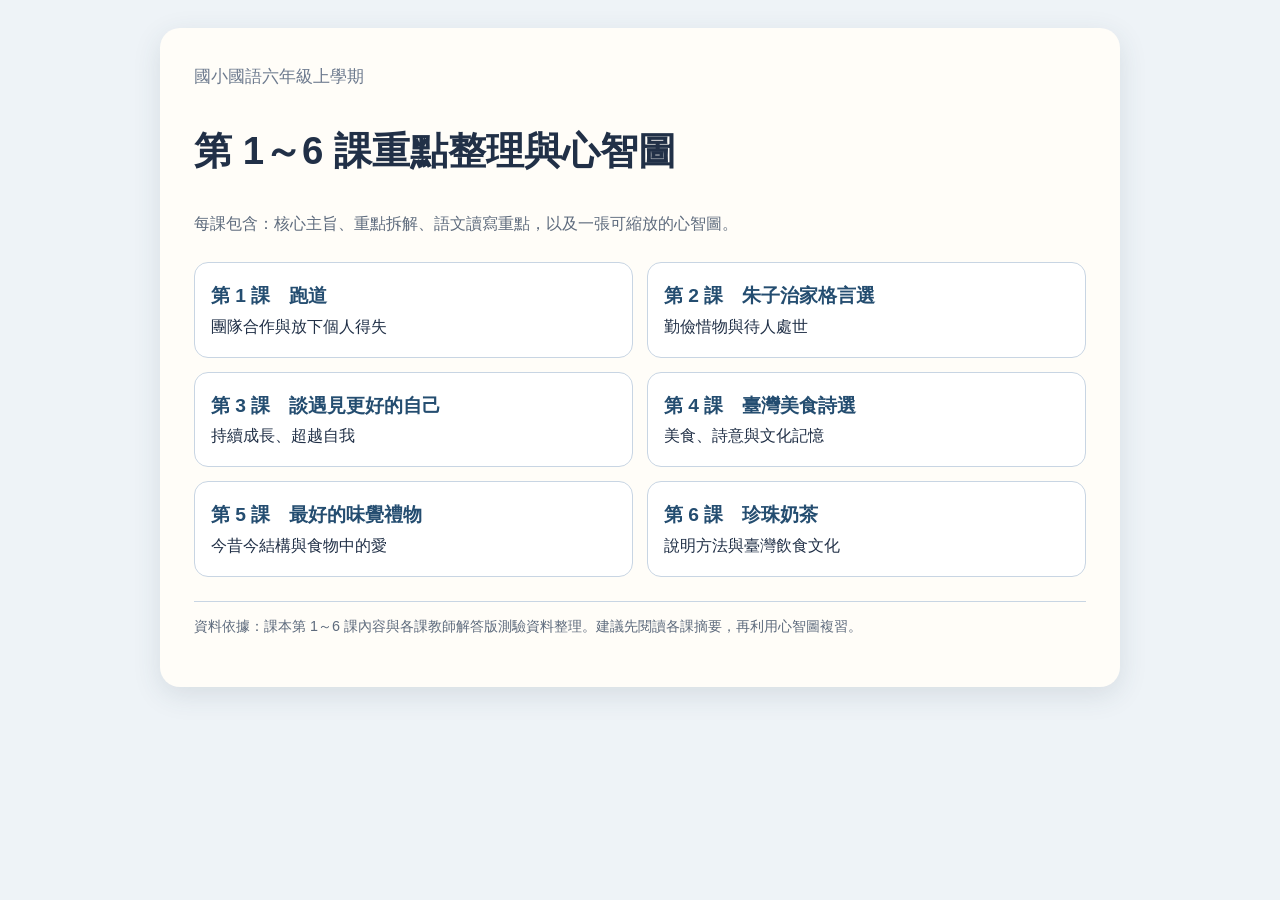
<file: index.html>
<!doctype html><html lang="zh-Hant"><head><meta charset="utf-8"><title>國語六上第 1～6 課重點整理</title><link rel="stylesheet" href="style.css"></head><body><main class="page home"><div class="lesson">國小國語六年級上學期</div><h1>第 1～6 課重點整理與心智圖</h1><p class="subtitle">每課包含：核心主旨、重點拆解、語文讀寫重點，以及一張可縮放的心智圖。</p><div class="toc"><a href="L1_跑道/L1_跑道.html"><strong>第 1 課　跑道</strong><span>團隊合作與放下個人得失</span></a><a href="L2_朱子治家格言選/L2_朱子治家格言選.html"><strong>第 2 課　朱子治家格言選</strong><span>勤儉惜物與待人處世</span></a><a href="L3_談遇見更好的自己/L3_談遇見更好的自己.html"><strong>第 3 課　談遇見更好的自己</strong><span>持續成長、超越自我</span></a><a href="L4_臺灣美食詩選/L4_臺灣美食詩選.html"><strong>第 4 課　臺灣美食詩選</strong><span>美食、詩意與文化記憶</span></a><a href="L5_最好的味覺禮物/L5_最好的味覺禮物.html"><strong>第 5 課　最好的味覺禮物</strong><span>今昔今結構與食物中的愛</span></a><a href="L6_珍珠奶茶/L6_珍珠奶茶.html"><strong>第 6 課　珍珠奶茶</strong><span>說明方法與臺灣飲食文化</span></a></div><p class="footer">資料依據：課本第 1～6 課內容與各課教師解答版測驗資料整理。建議先閱讀各課摘要，再利用心智圖複習。</p></main></body></html>
</file>
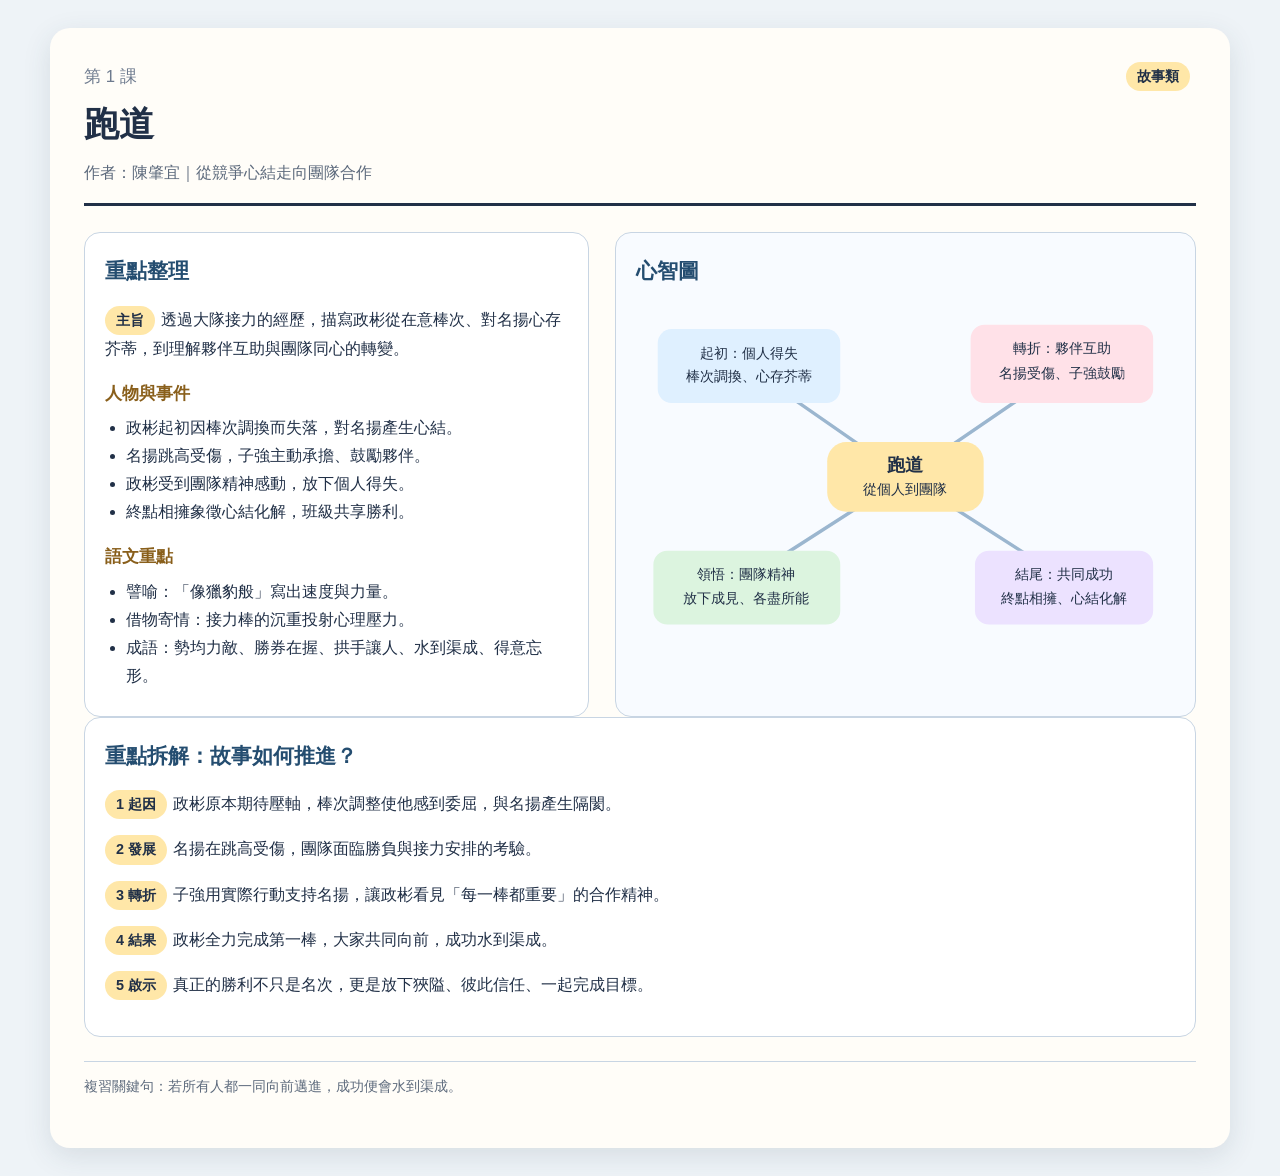
<file: L1_跑道/L1_跑道.html>
<!doctype html><html lang="zh-Hant"><head><meta charset="utf-8"><title>第 1 課 跑道</title><link rel="stylesheet" href="../style.css"></head><body><main class="page"><header class="top"><div><div class="lesson">第 1 課</div><h1 class="title">跑道</h1><p class="subtitle">作者：陳肇宜｜從競爭心結走向團隊合作</p></div><span class="badge">故事類</span></header><div class="grid"><section class="card"><h2>重點整理</h2><p><span class="badge">主旨</span>透過大隊接力的經歷，描寫政彬從在意棒次、對名揚心存芥蒂，到理解夥伴互助與團隊同心的轉變。</p><h3>人物與事件</h3><ul><li>政彬起初因棒次調換而失落，對名揚產生心結。</li><li>名揚跳高受傷，子強主動承擔、鼓勵夥伴。</li><li>政彬受到團隊精神感動，放下個人得失。</li><li>終點相擁象徵心結化解，班級共享勝利。</li></ul><h3>語文重點</h3><ul><li>譬喻：「像獵豹般」寫出速度與力量。</li><li>借物寄情：接力棒的沉重投射心理壓力。</li><li>成語：勢均力敵、勝券在握、拱手讓人、水到渠成、得意忘形。</li></ul></section><section class="card mind"><h2>心智圖</h2><svg viewBox="0 0 620 430" role="img" aria-label="跑道心智圖"><path d="M310 215L130 90M310 215L500 85M310 215L115 340M310 215L505 340" stroke="#9bb6cf" stroke-width="4" fill="none"/><rect x="220" y="175" width="180" height="80" rx="22" fill="#ffe7a8"/><text x="310" y="208" text-anchor="middle" class="center">跑道</text><text x="310" y="235" text-anchor="middle" class="node">從個人到團隊</text><rect x="25" y="45" width="210" height="85" rx="16" fill="#dff0ff"/><text x="130" y="78" text-anchor="middle" class="node">起初：個人得失</text><text x="130" y="105" text-anchor="middle" class="node">棒次調換、心存芥蒂</text><rect x="385" y="40" width="210" height="90" rx="16" fill="#ffe1e8"/><text x="490" y="73" text-anchor="middle" class="node">轉折：夥伴互助</text><text x="490" y="101" text-anchor="middle" class="node">名揚受傷、子強鼓勵</text><rect x="20" y="300" width="215" height="85" rx="16" fill="#dcf4df"/><text x="127" y="333" text-anchor="middle" class="node">領悟：團隊精神</text><text x="127" y="360" text-anchor="middle" class="node">放下成見、各盡所能</text><rect x="390" y="300" width="205" height="85" rx="16" fill="#ece2ff"/><text x="492" y="333" text-anchor="middle" class="node">結尾：共同成功</text><text x="492" y="360" text-anchor="middle" class="node">終點相擁、心結化解</text></svg></section></div><section class="card"><h2>重點拆解：故事如何推進？</h2><p><span class="badge">1 起因</span>政彬原本期待壓軸，棒次調整使他感到委屈，與名揚產生隔閡。</p><p><span class="badge">2 發展</span>名揚在跳高受傷，團隊面臨勝負與接力安排的考驗。</p><p><span class="badge">3 轉折</span>子強用實際行動支持名揚，讓政彬看見「每一棒都重要」的合作精神。</p><p><span class="badge">4 結果</span>政彬全力完成第一棒，大家共同向前，成功水到渠成。</p><p><span class="badge">5 啟示</span>真正的勝利不只是名次，更是放下狹隘、彼此信任、一起完成目標。</p></section><p class="footer">複習關鍵句：若所有人都一同向前邁進，成功便會水到渠成。</p></main></body></html>
</file>
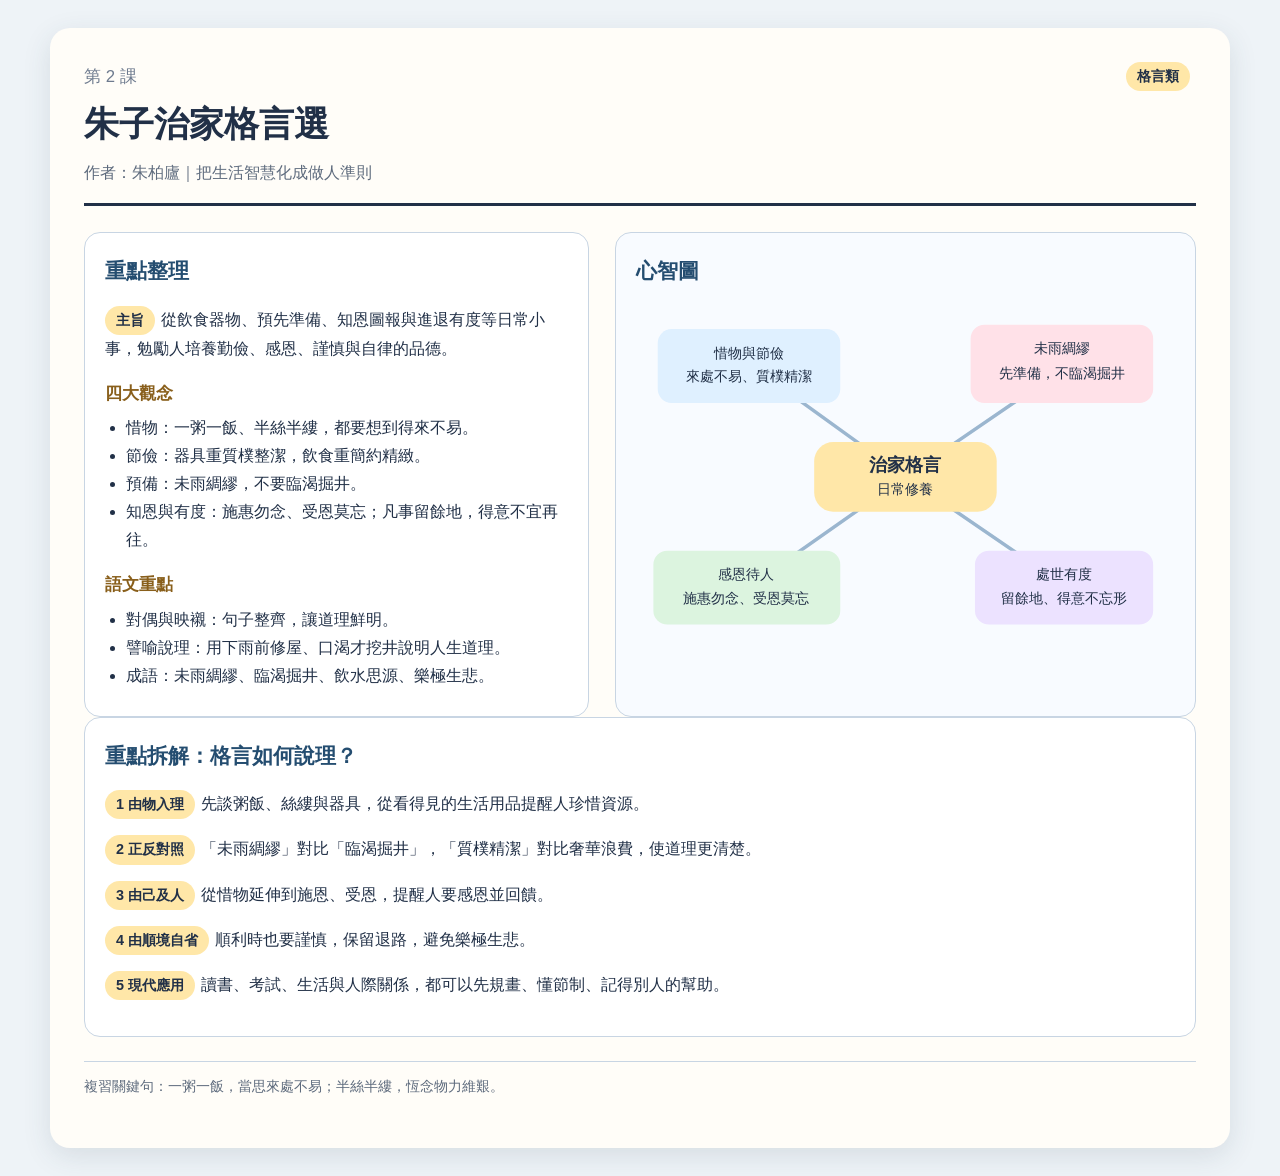
<file: L2_朱子治家格言選/L2_朱子治家格言選.html>
<!doctype html><html lang="zh-Hant"><head><meta charset="utf-8"><title>第 2 課 朱子治家格言選</title><link rel="stylesheet" href="../style.css"></head><body><main class="page"><header class="top"><div><div class="lesson">第 2 課</div><h1 class="title">朱子治家格言選</h1><p class="subtitle">作者：朱柏廬｜把生活智慧化成做人準則</p></div><span class="badge">格言類</span></header><div class="grid"><section class="card"><h2>重點整理</h2><p><span class="badge">主旨</span>從飲食器物、預先準備、知恩圖報與進退有度等日常小事，勉勵人培養勤儉、感恩、謹慎與自律的品德。</p><h3>四大觀念</h3><ul><li>惜物：一粥一飯、半絲半縷，都要想到得來不易。</li><li>節儉：器具重質樸整潔，飲食重簡約精緻。</li><li>預備：未雨綢繆，不要臨渴掘井。</li><li>知恩與有度：施惠勿念、受恩莫忘；凡事留餘地，得意不宜再往。</li></ul><h3>語文重點</h3><ul><li>對偶與映襯：句子整齊，讓道理鮮明。</li><li>譬喻說理：用下雨前修屋、口渴才挖井說明人生道理。</li><li>成語：未雨綢繆、臨渴掘井、飲水思源、樂極生悲。</li></ul></section><section class="card mind"><h2>心智圖</h2><svg viewBox="0 0 620 430" role="img" aria-label="朱子治家格言選心智圖"><path d="M310 215L130 85M310 215L500 85M310 215L125 345M310 215L500 345" stroke="#9bb6cf" stroke-width="4" fill="none"/><rect x="205" y="175" width="210" height="80" rx="22" fill="#ffe7a8"/><text x="310" y="208" text-anchor="middle" class="center">治家格言</text><text x="310" y="235" text-anchor="middle" class="node">日常修養</text><rect x="25" y="45" width="210" height="85" rx="16" fill="#dff0ff"/><text x="130" y="78" text-anchor="middle" class="node">惜物與節儉</text><text x="130" y="105" text-anchor="middle" class="node">來處不易、質樸精潔</text><rect x="385" y="40" width="210" height="90" rx="16" fill="#ffe1e8"/><text x="490" y="73" text-anchor="middle" class="node">未雨綢繆</text><text x="490" y="101" text-anchor="middle" class="node">先準備，不臨渴掘井</text><rect x="20" y="300" width="215" height="85" rx="16" fill="#dcf4df"/><text x="127" y="333" text-anchor="middle" class="node">感恩待人</text><text x="127" y="360" text-anchor="middle" class="node">施惠勿念、受恩莫忘</text><rect x="390" y="300" width="205" height="85" rx="16" fill="#ece2ff"/><text x="492" y="333" text-anchor="middle" class="node">處世有度</text><text x="492" y="360" text-anchor="middle" class="node">留餘地、得意不忘形</text></svg></section></div><section class="card"><h2>重點拆解：格言如何說理？</h2><p><span class="badge">1 由物入理</span>先談粥飯、絲縷與器具，從看得見的生活用品提醒人珍惜資源。</p><p><span class="badge">2 正反對照</span>「未雨綢繆」對比「臨渴掘井」，「質樸精潔」對比奢華浪費，使道理更清楚。</p><p><span class="badge">3 由己及人</span>從惜物延伸到施恩、受恩，提醒人要感恩並回饋。</p><p><span class="badge">4 由順境自省</span>順利時也要謹慎，保留退路，避免樂極生悲。</p><p><span class="badge">5 現代應用</span>讀書、考試、生活與人際關係，都可以先規畫、懂節制、記得別人的幫助。</p></section><p class="footer">複習關鍵句：一粥一飯，當思來處不易；半絲半縷，恆念物力維艱。</p></main></body></html>
</file>
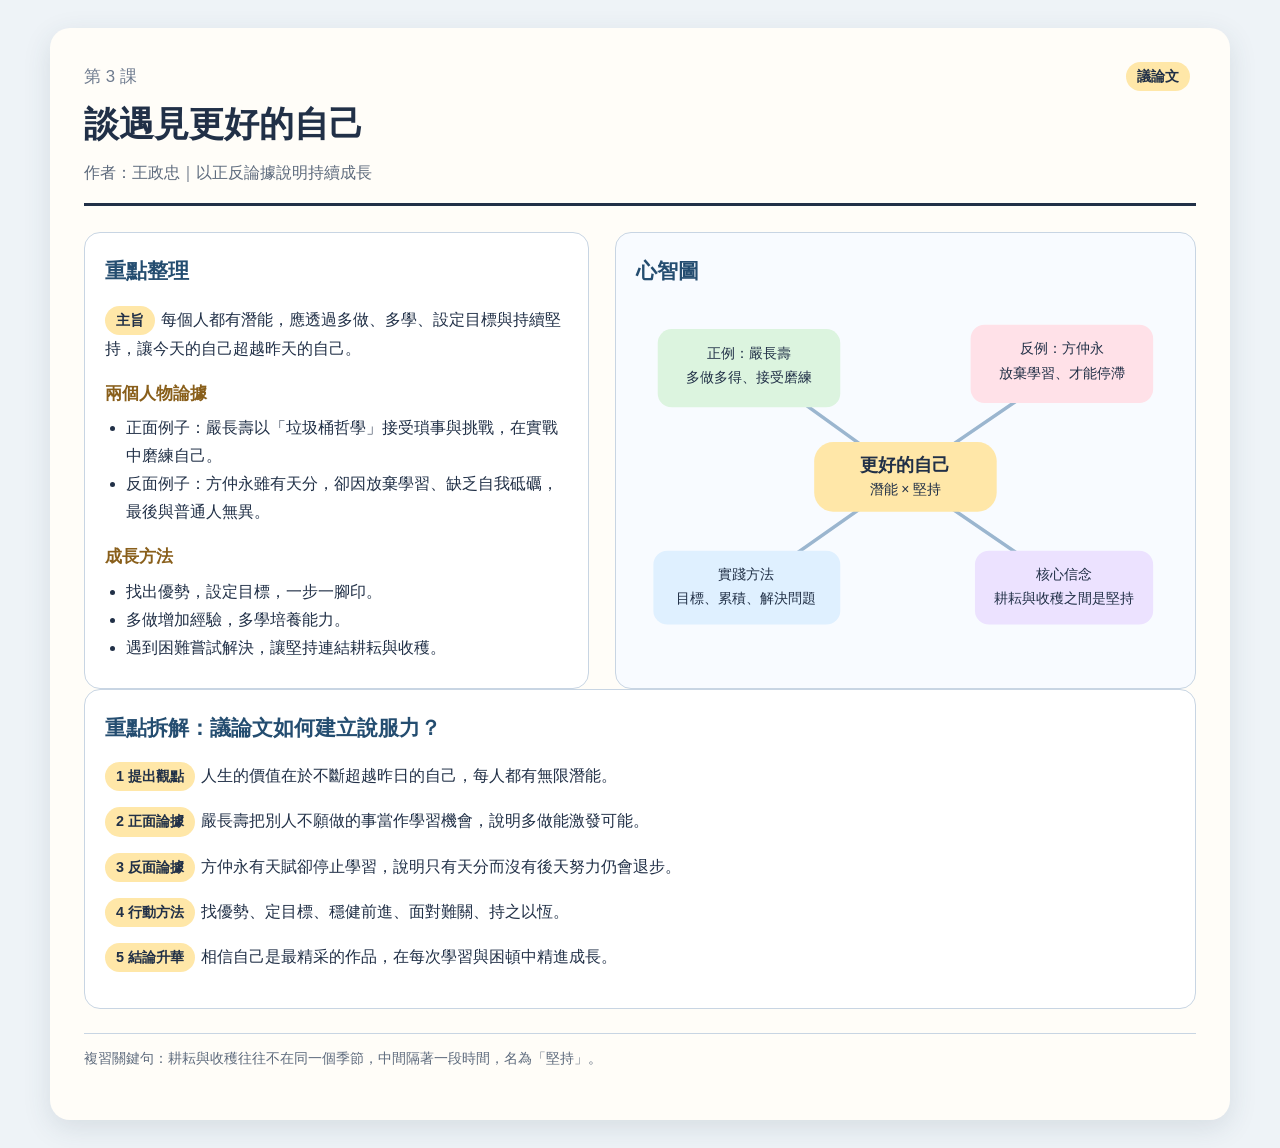
<file: L3_談遇見更好的自己/L3_談遇見更好的自己.html>
<!doctype html><html lang="zh-Hant"><head><meta charset="utf-8"><title>第 3 課 談遇見更好的自己</title><link rel="stylesheet" href="../style.css"></head><body><main class="page"><header class="top"><div><div class="lesson">第 3 課</div><h1 class="title">談遇見更好的自己</h1><p class="subtitle">作者：王政忠｜以正反論據說明持續成長</p></div><span class="badge">議論文</span></header><div class="grid"><section class="card"><h2>重點整理</h2><p><span class="badge">主旨</span>每個人都有潛能，應透過多做、多學、設定目標與持續堅持，讓今天的自己超越昨天的自己。</p><h3>兩個人物論據</h3><ul><li>正面例子：嚴長壽以「垃圾桶哲學」接受瑣事與挑戰，在實戰中磨練自己。</li><li>反面例子：方仲永雖有天分，卻因放棄學習、缺乏自我砥礪，最後與普通人無異。</li></ul><h3>成長方法</h3><ul><li>找出優勢，設定目標，一步一腳印。</li><li>多做增加經驗，多學培養能力。</li><li>遇到困難嘗試解決，讓堅持連結耕耘與收穫。</li></ul></section><section class="card mind"><h2>心智圖</h2><svg viewBox="0 0 620 430" role="img" aria-label="談遇見更好的自己心智圖"><path d="M310 215L130 85M310 215L500 85M310 215L125 345M310 215L500 345" stroke="#9bb6cf" stroke-width="4" fill="none"/><rect x="205" y="175" width="210" height="80" rx="22" fill="#ffe7a8"/><text x="310" y="208" text-anchor="middle" class="center">更好的自己</text><text x="310" y="235" text-anchor="middle" class="node">潛能 × 堅持</text><rect x="25" y="45" width="210" height="90" rx="16" fill="#dcf4df"/><text x="130" y="78" text-anchor="middle" class="node">正例：嚴長壽</text><text x="130" y="106" text-anchor="middle" class="node">多做多得、接受磨練</text><rect x="385" y="40" width="210" height="90" rx="16" fill="#ffe1e8"/><text x="490" y="73" text-anchor="middle" class="node">反例：方仲永</text><text x="490" y="101" text-anchor="middle" class="node">放棄學習、才能停滯</text><rect x="20" y="300" width="215" height="85" rx="16" fill="#dff0ff"/><text x="127" y="333" text-anchor="middle" class="node">實踐方法</text><text x="127" y="360" text-anchor="middle" class="node">目標、累積、解決問題</text><rect x="390" y="300" width="205" height="85" rx="16" fill="#ece2ff"/><text x="492" y="333" text-anchor="middle" class="node">核心信念</text><text x="492" y="360" text-anchor="middle" class="node">耕耘與收穫之間是堅持</text></svg></section></div><section class="card"><h2>重點拆解：議論文如何建立說服力？</h2><p><span class="badge">1 提出觀點</span>人生的價值在於不斷超越昨日的自己，每人都有無限潛能。</p><p><span class="badge">2 正面論據</span>嚴長壽把別人不願做的事當作學習機會，說明多做能激發可能。</p><p><span class="badge">3 反面論據</span>方仲永有天賦卻停止學習，說明只有天分而沒有後天努力仍會退步。</p><p><span class="badge">4 行動方法</span>找優勢、定目標、穩健前進、面對難關、持之以恆。</p><p><span class="badge">5 結論升華</span>相信自己是最精采的作品，在每次學習與困頓中精進成長。</p></section><p class="footer">複習關鍵句：耕耘與收穫往往不在同一個季節，中間隔著一段時間，名為「堅持」。</p></main></body></html>
</file>
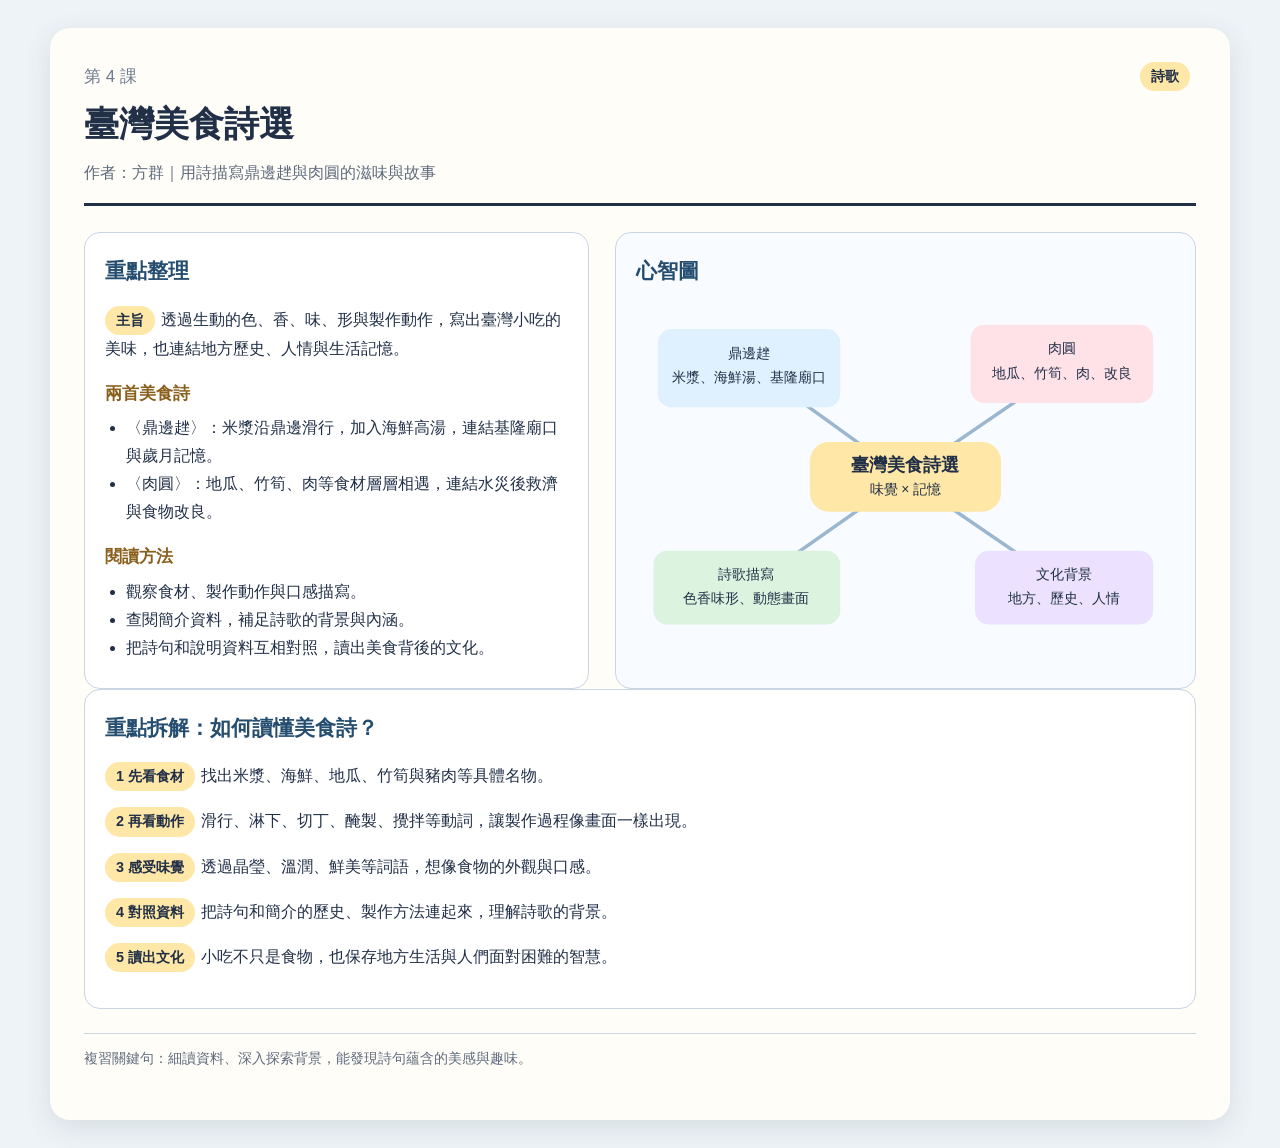
<file: L4_臺灣美食詩選/L4_臺灣美食詩選.html>
<!doctype html><html lang="zh-Hant"><head><meta charset="utf-8"><title>第 4 課 臺灣美食詩選</title><link rel="stylesheet" href="../style.css"></head><body><main class="page"><header class="top"><div><div class="lesson">第 4 課</div><h1 class="title">臺灣美食詩選</h1><p class="subtitle">作者：方群｜用詩描寫鼎邊趖與肉圓的滋味與故事</p></div><span class="badge">詩歌</span></header><div class="grid"><section class="card"><h2>重點整理</h2><p><span class="badge">主旨</span>透過生動的色、香、味、形與製作動作，寫出臺灣小吃的美味，也連結地方歷史、人情與生活記憶。</p><h3>兩首美食詩</h3><ul><li>〈鼎邊趖〉：米漿沿鼎邊滑行，加入海鮮高湯，連結基隆廟口與歲月記憶。</li><li>〈肉圓〉：地瓜、竹筍、肉等食材層層相遇，連結水災後救濟與食物改良。</li></ul><h3>閱讀方法</h3><ul><li>觀察食材、製作動作與口感描寫。</li><li>查閱簡介資料，補足詩歌的背景與內涵。</li><li>把詩句和說明資料互相對照，讀出美食背後的文化。</li></ul></section><section class="card mind"><h2>心智圖</h2><svg viewBox="0 0 620 430" role="img" aria-label="臺灣美食詩選心智圖"><path d="M310 215L130 85M310 215L500 85M310 215L125 345M310 215L500 345" stroke="#9bb6cf" stroke-width="4" fill="none"/><rect x="200" y="175" width="220" height="80" rx="22" fill="#ffe7a8"/><text x="310" y="208" text-anchor="middle" class="center">臺灣美食詩選</text><text x="310" y="235" text-anchor="middle" class="node">味覺 × 記憶</text><rect x="25" y="45" width="210" height="90" rx="16" fill="#dff0ff"/><text x="130" y="78" text-anchor="middle" class="node">鼎邊趖</text><text x="130" y="106" text-anchor="middle" class="node">米漿、海鮮湯、基隆廟口</text><rect x="385" y="40" width="210" height="90" rx="16" fill="#ffe1e8"/><text x="490" y="73" text-anchor="middle" class="node">肉圓</text><text x="490" y="101" text-anchor="middle" class="node">地瓜、竹筍、肉、改良</text><rect x="20" y="300" width="215" height="85" rx="16" fill="#dcf4df"/><text x="127" y="333" text-anchor="middle" class="node">詩歌描寫</text><text x="127" y="360" text-anchor="middle" class="node">色香味形、動態畫面</text><rect x="390" y="300" width="205" height="85" rx="16" fill="#ece2ff"/><text x="492" y="333" text-anchor="middle" class="node">文化背景</text><text x="492" y="360" text-anchor="middle" class="node">地方、歷史、人情</text></svg></section></div><section class="card"><h2>重點拆解：如何讀懂美食詩？</h2><p><span class="badge">1 先看食材</span>找出米漿、海鮮、地瓜、竹筍與豬肉等具體名物。</p><p><span class="badge">2 再看動作</span>滑行、淋下、切丁、醃製、攪拌等動詞，讓製作過程像畫面一樣出現。</p><p><span class="badge">3 感受味覺</span>透過晶瑩、溫潤、鮮美等詞語，想像食物的外觀與口感。</p><p><span class="badge">4 對照資料</span>把詩句和簡介的歷史、製作方法連起來，理解詩歌的背景。</p><p><span class="badge">5 讀出文化</span>小吃不只是食物，也保存地方生活與人們面對困難的智慧。</p></section><p class="footer">複習關鍵句：細讀資料、深入探索背景，能發現詩句蘊含的美感與趣味。</p></main></body></html>
</file>
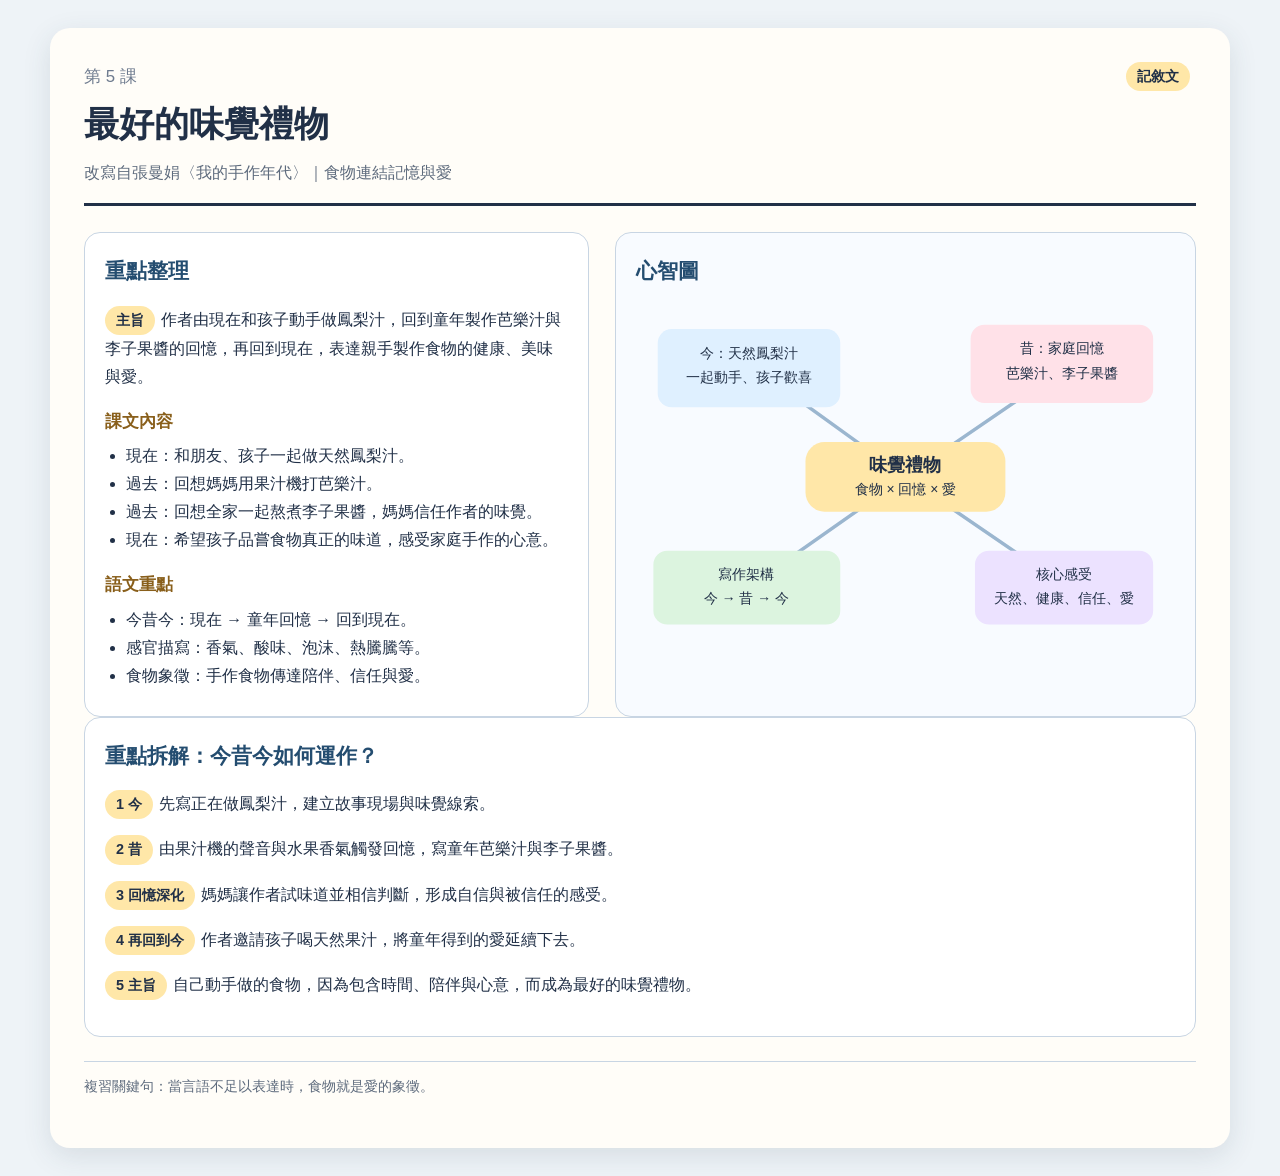
<file: L5_最好的味覺禮物/L5_最好的味覺禮物.html>
<!doctype html><html lang="zh-Hant"><head><meta charset="utf-8"><title>第 5 課 最好的味覺禮物</title><link rel="stylesheet" href="../style.css"></head><body><main class="page"><header class="top"><div><div class="lesson">第 5 課</div><h1 class="title">最好的味覺禮物</h1><p class="subtitle">改寫自張曼娟〈我的手作年代〉｜食物連結記憶與愛</p></div><span class="badge">記敘文</span></header><div class="grid"><section class="card"><h2>重點整理</h2><p><span class="badge">主旨</span>作者由現在和孩子動手做鳳梨汁，回到童年製作芭樂汁與李子果醬的回憶，再回到現在，表達親手製作食物的健康、美味與愛。</p><h3>課文內容</h3><ul><li>現在：和朋友、孩子一起做天然鳳梨汁。</li><li>過去：回想媽媽用果汁機打芭樂汁。</li><li>過去：回想全家一起熬煮李子果醬，媽媽信任作者的味覺。</li><li>現在：希望孩子品嘗食物真正的味道，感受家庭手作的心意。</li></ul><h3>語文重點</h3><ul><li>今昔今：現在 → 童年回憶 → 回到現在。</li><li>感官描寫：香氣、酸味、泡沫、熱騰騰等。</li><li>食物象徵：手作食物傳達陪伴、信任與愛。</li></ul></section><section class="card mind"><h2>心智圖</h2><svg viewBox="0 0 620 430" role="img" aria-label="最好的味覺禮物心智圖"><path d="M310 215L130 85M310 215L500 85M310 215L125 345M310 215L500 345" stroke="#9bb6cf" stroke-width="4" fill="none"/><rect x="195" y="175" width="230" height="80" rx="22" fill="#ffe7a8"/><text x="310" y="208" text-anchor="middle" class="center">味覺禮物</text><text x="310" y="235" text-anchor="middle" class="node">食物 × 回憶 × 愛</text><rect x="25" y="45" width="210" height="90" rx="16" fill="#dff0ff"/><text x="130" y="78" text-anchor="middle" class="node">今：天然鳳梨汁</text><text x="130" y="106" text-anchor="middle" class="node">一起動手、孩子歡喜</text><rect x="385" y="40" width="210" height="90" rx="16" fill="#ffe1e8"/><text x="490" y="73" text-anchor="middle" class="node">昔：家庭回憶</text><text x="490" y="101" text-anchor="middle" class="node">芭樂汁、李子果醬</text><rect x="20" y="300" width="215" height="85" rx="16" fill="#dcf4df"/><text x="127" y="333" text-anchor="middle" class="node">寫作架構</text><text x="127" y="360" text-anchor="middle" class="node">今 → 昔 → 今</text><rect x="390" y="300" width="205" height="85" rx="16" fill="#ece2ff"/><text x="492" y="333" text-anchor="middle" class="node">核心感受</text><text x="492" y="360" text-anchor="middle" class="node">天然、健康、信任、愛</text></svg></section></div><section class="card"><h2>重點拆解：今昔今如何運作？</h2><p><span class="badge">1 今</span>先寫正在做鳳梨汁，建立故事現場與味覺線索。</p><p><span class="badge">2 昔</span>由果汁機的聲音與水果香氣觸發回憶，寫童年芭樂汁與李子果醬。</p><p><span class="badge">3 回憶深化</span>媽媽讓作者試味道並相信判斷，形成自信與被信任的感受。</p><p><span class="badge">4 再回到今</span>作者邀請孩子喝天然果汁，將童年得到的愛延續下去。</p><p><span class="badge">5 主旨</span>自己動手做的食物，因為包含時間、陪伴與心意，而成為最好的味覺禮物。</p></section><p class="footer">複習關鍵句：當言語不足以表達時，食物就是愛的象徵。</p></main></body></html>
</file>
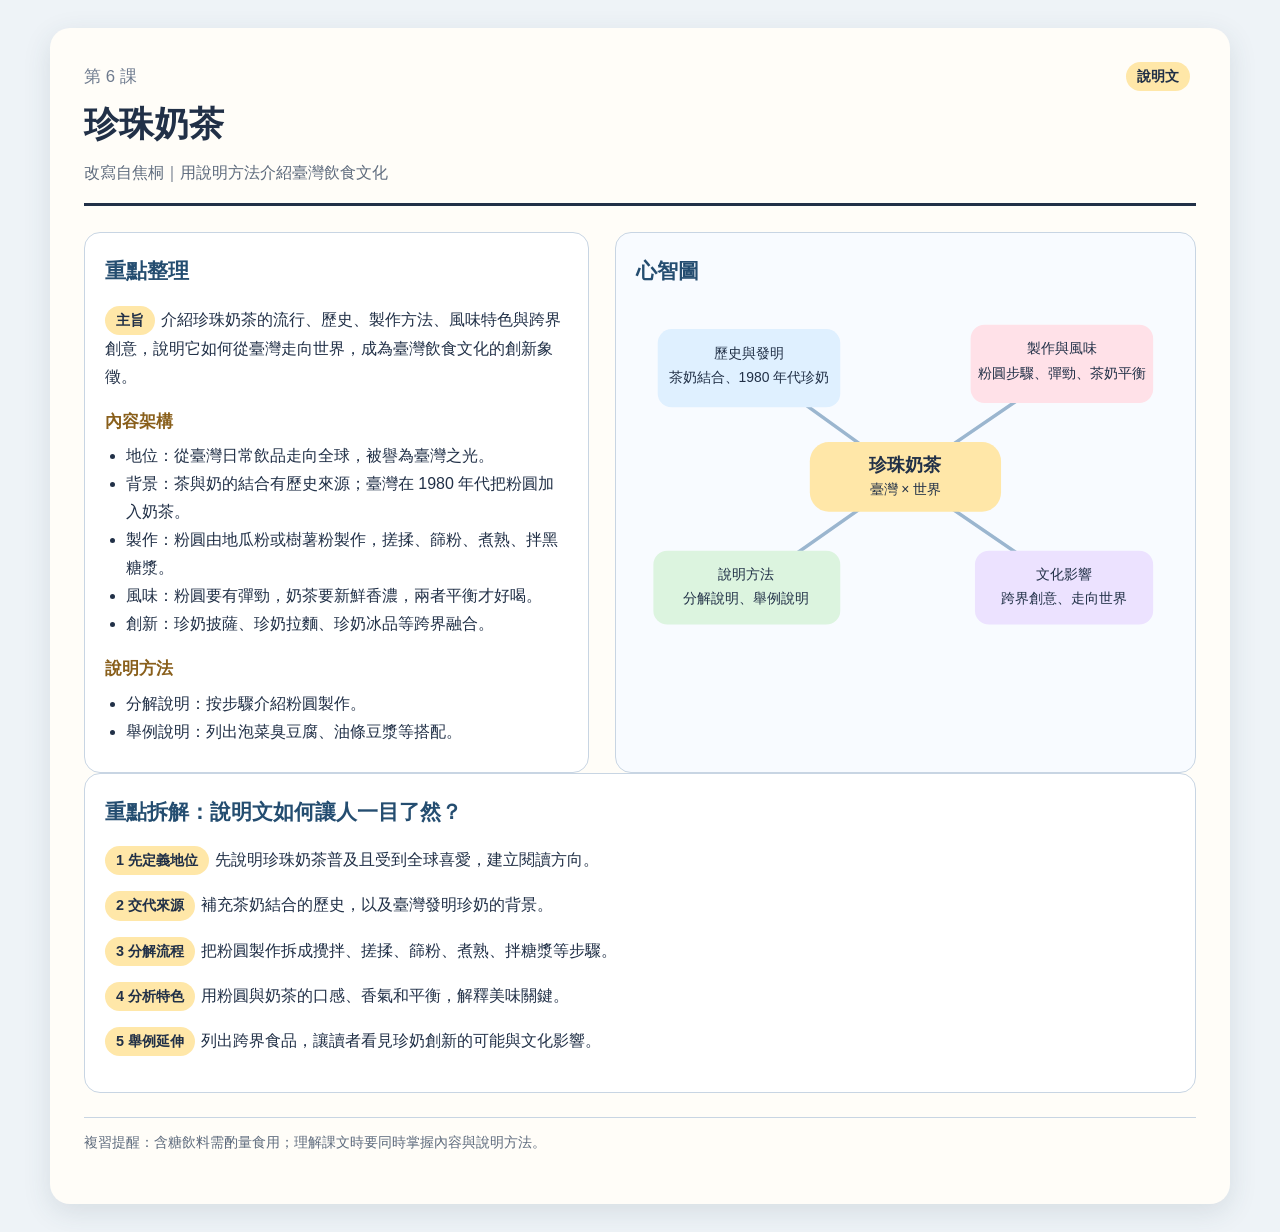
<file: L6_珍珠奶茶/L6_珍珠奶茶.html>
<!doctype html><html lang="zh-Hant"><head><meta charset="utf-8"><title>第 6 課 珍珠奶茶</title><link rel="stylesheet" href="../style.css"></head><body><main class="page"><header class="top"><div><div class="lesson">第 6 課</div><h1 class="title">珍珠奶茶</h1><p class="subtitle">改寫自焦桐｜用說明方法介紹臺灣飲食文化</p></div><span class="badge">說明文</span></header><div class="grid"><section class="card"><h2>重點整理</h2><p><span class="badge">主旨</span>介紹珍珠奶茶的流行、歷史、製作方法、風味特色與跨界創意，說明它如何從臺灣走向世界，成為臺灣飲食文化的創新象徵。</p><h3>內容架構</h3><ul><li>地位：從臺灣日常飲品走向全球，被譽為臺灣之光。</li><li>背景：茶與奶的結合有歷史來源；臺灣在 1980 年代把粉圓加入奶茶。</li><li>製作：粉圓由地瓜粉或樹薯粉製作，搓揉、篩粉、煮熟、拌黑糖漿。</li><li>風味：粉圓要有彈勁，奶茶要新鮮香濃，兩者平衡才好喝。</li><li>創新：珍奶披薩、珍奶拉麵、珍奶冰品等跨界融合。</li></ul><h3>說明方法</h3><ul><li>分解說明：按步驟介紹粉圓製作。</li><li>舉例說明：列出泡菜臭豆腐、油條豆漿等搭配。</li></ul></section><section class="card mind"><h2>心智圖</h2><svg viewBox="0 0 620 430" role="img" aria-label="珍珠奶茶心智圖"><path d="M310 215L130 85M310 215L500 85M310 215L125 345M310 215L500 345" stroke="#9bb6cf" stroke-width="4" fill="none"/><rect x="200" y="175" width="220" height="80" rx="22" fill="#ffe7a8"/><text x="310" y="208" text-anchor="middle" class="center">珍珠奶茶</text><text x="310" y="235" text-anchor="middle" class="node">臺灣 × 世界</text><rect x="25" y="45" width="210" height="90" rx="16" fill="#dff0ff"/><text x="130" y="78" text-anchor="middle" class="node">歷史與發明</text><text x="130" y="106" text-anchor="middle" class="node">茶奶結合、1980 年代珍奶</text><rect x="385" y="40" width="210" height="90" rx="16" fill="#ffe1e8"/><text x="490" y="73" text-anchor="middle" class="node">製作與風味</text><text x="490" y="101" text-anchor="middle" class="node">粉圓步驟、彈勁、茶奶平衡</text><rect x="20" y="300" width="215" height="85" rx="16" fill="#dcf4df"/><text x="127" y="333" text-anchor="middle" class="node">說明方法</text><text x="127" y="360" text-anchor="middle" class="node">分解說明、舉例說明</text><rect x="390" y="300" width="205" height="85" rx="16" fill="#ece2ff"/><text x="492" y="333" text-anchor="middle" class="node">文化影響</text><text x="492" y="360" text-anchor="middle" class="node">跨界創意、走向世界</text></svg></section></div><section class="card"><h2>重點拆解：說明文如何讓人一目了然？</h2><p><span class="badge">1 先定義地位</span>先說明珍珠奶茶普及且受到全球喜愛，建立閱讀方向。</p><p><span class="badge">2 交代來源</span>補充茶奶結合的歷史，以及臺灣發明珍奶的背景。</p><p><span class="badge">3 分解流程</span>把粉圓製作拆成攪拌、搓揉、篩粉、煮熟、拌糖漿等步驟。</p><p><span class="badge">4 分析特色</span>用粉圓與奶茶的口感、香氣和平衡，解釋美味關鍵。</p><p><span class="badge">5 舉例延伸</span>列出跨界食品，讓讀者看見珍奶創新的可能與文化影響。</p></section><p class="footer">複習提醒：含糖飲料需酌量食用；理解課文時要同時掌握內容與說明方法。</p></main></body></html>
</file>
<file: style.css>
:root{--ink:#213047;--muted:#5e6b7d;--paper:#fffdf8;--blue:#dff0ff;--gold:#ffe7a8;--green:#dcf4df;--pink:#ffe1e8;--purple:#ece2ff;--line:#c8d5e3}*{box-sizing:border-box}body{margin:0;background:#eef3f7;color:var(--ink);font-family:"Microsoft JhengHei","Noto Sans TC",sans-serif;line-height:1.75}.page{max-width:1180px;margin:28px auto;padding:34px;background:var(--paper);box-shadow:0 8px 28px #31445a20;border-radius:20px}.top{display:flex;justify-content:space-between;gap:24px;align-items:flex-start;border-bottom:3px solid var(--ink);padding-bottom:16px}.lesson{color:#6d7a8e;font-size:1.05rem}.title{font-size:2.2rem;margin:.1rem 0 .3rem}.subtitle{color:var(--muted);margin:0}.grid{display:grid;grid-template-columns:1fr 1.15fr;gap:26px;margin-top:26px}.card{border:1px solid var(--line);border-radius:16px;padding:20px;background:#fff}.card h2{font-size:1.3rem;margin:0 0 10px;color:#244d70}.card h3{font-size:1.05rem;margin:16px 0 5px;color:#895f1b}.card ul{margin:6px 0;padding-left:1.3em}.badge{display:inline-block;padding:2px 11px;border-radius:999px;font-size:.9rem;font-weight:bold;background:var(--gold);margin-right:6px}.mind{min-height:450px;background:#f8fbff}.mind h2{margin-bottom:0}.mind svg{width:100%;height:auto;display:block}.footer{margin-top:24px;padding-top:12px;border-top:1px solid var(--line);color:var(--muted);font-size:.9rem}.home{max-width:960px}.home h1{font-size:2.4rem}.toc{display:grid;grid-template-columns:repeat(2,1fr);gap:14px;margin-top:24px}.toc a{display:block;text-decoration:none;color:var(--ink);border:1px solid var(--line);border-radius:14px;padding:16px;background:#fff;transition:.15s}.toc a:hover{transform:translateY(-2px);box-shadow:0 5px 16px #31445a22}.toc strong{display:block;font-size:1.2rem;color:#244d70}.small{font-size:.9rem;color:var(--muted)}.node{font-size:16px;font-family:"Microsoft JhengHei","Noto Sans TC",sans-serif;fill:#213047}.center{font-size:21px;font-weight:bold;fill:#213047}@media(max-width:800px){.page{margin:0;padding:20px;border-radius:0}.grid{grid-template-columns:1fr}.toc{grid-template-columns:1fr}.title{font-size:1.8rem}}
</file>
